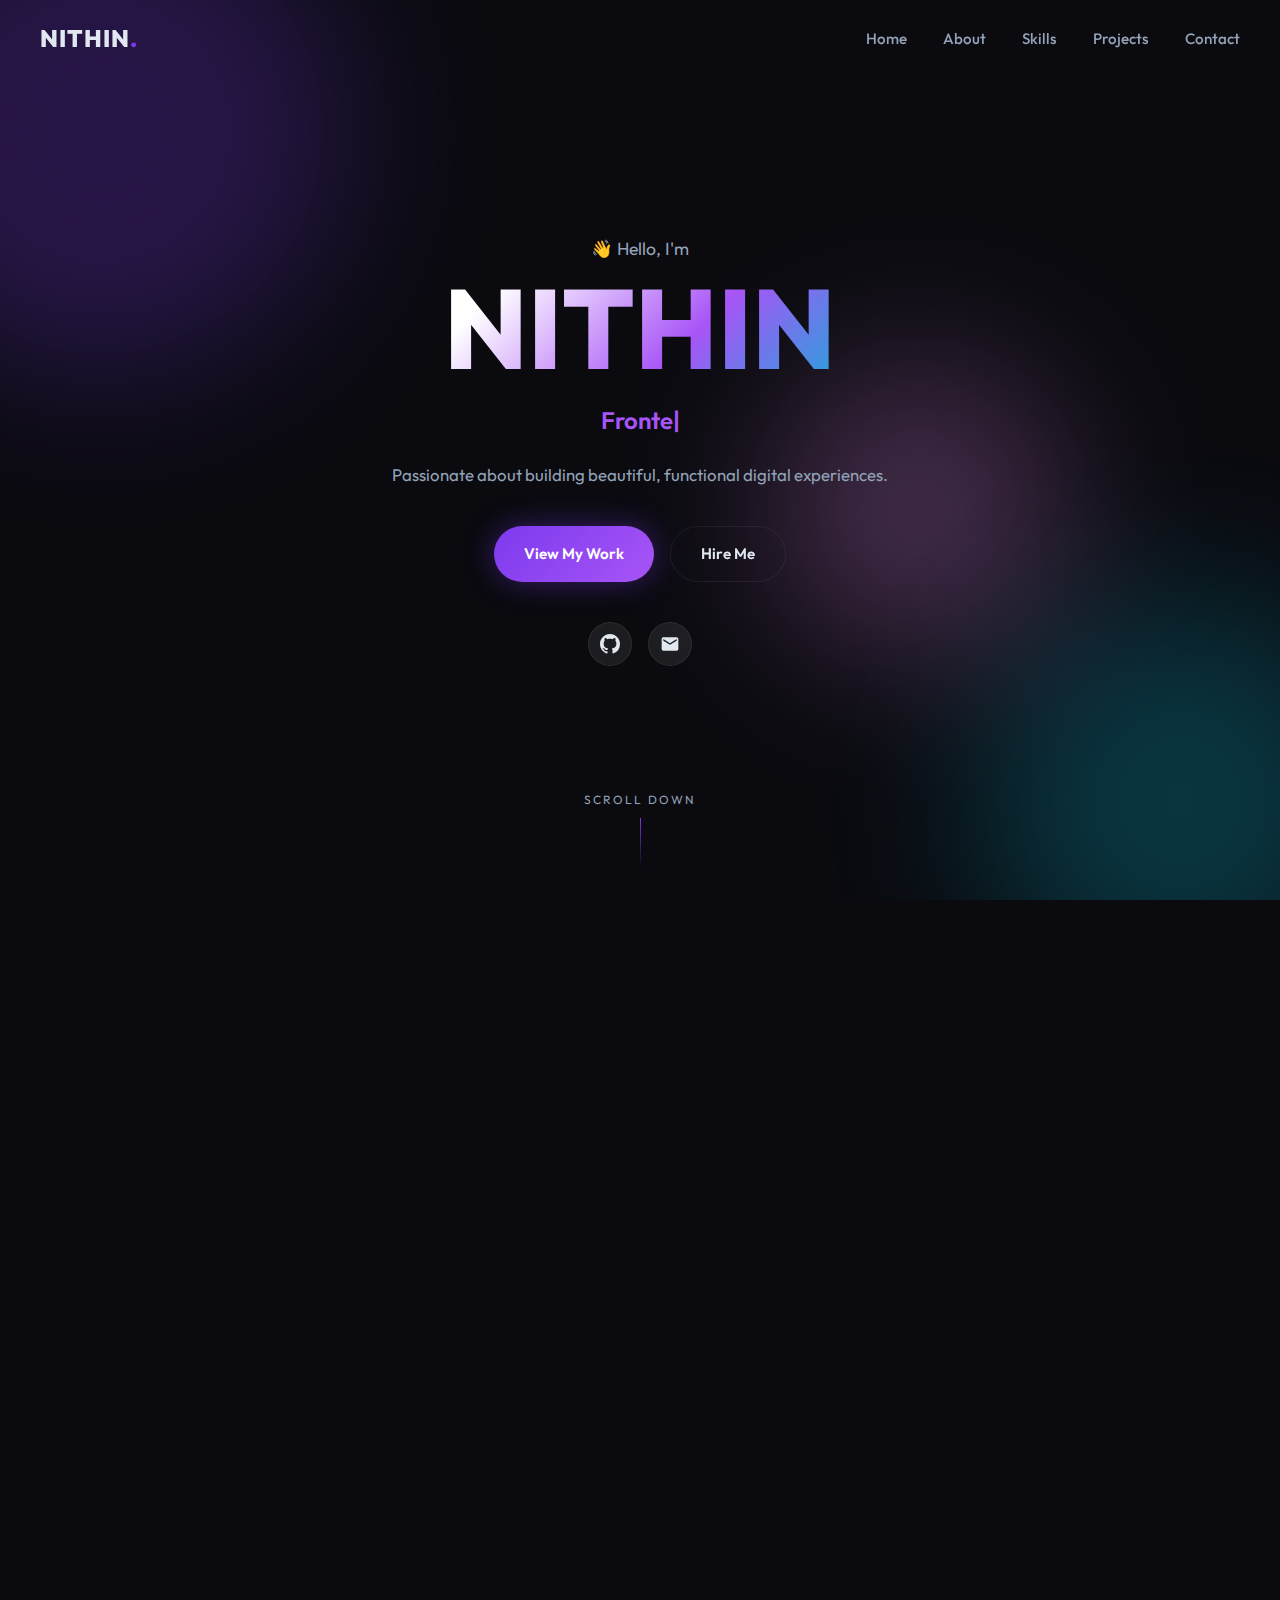
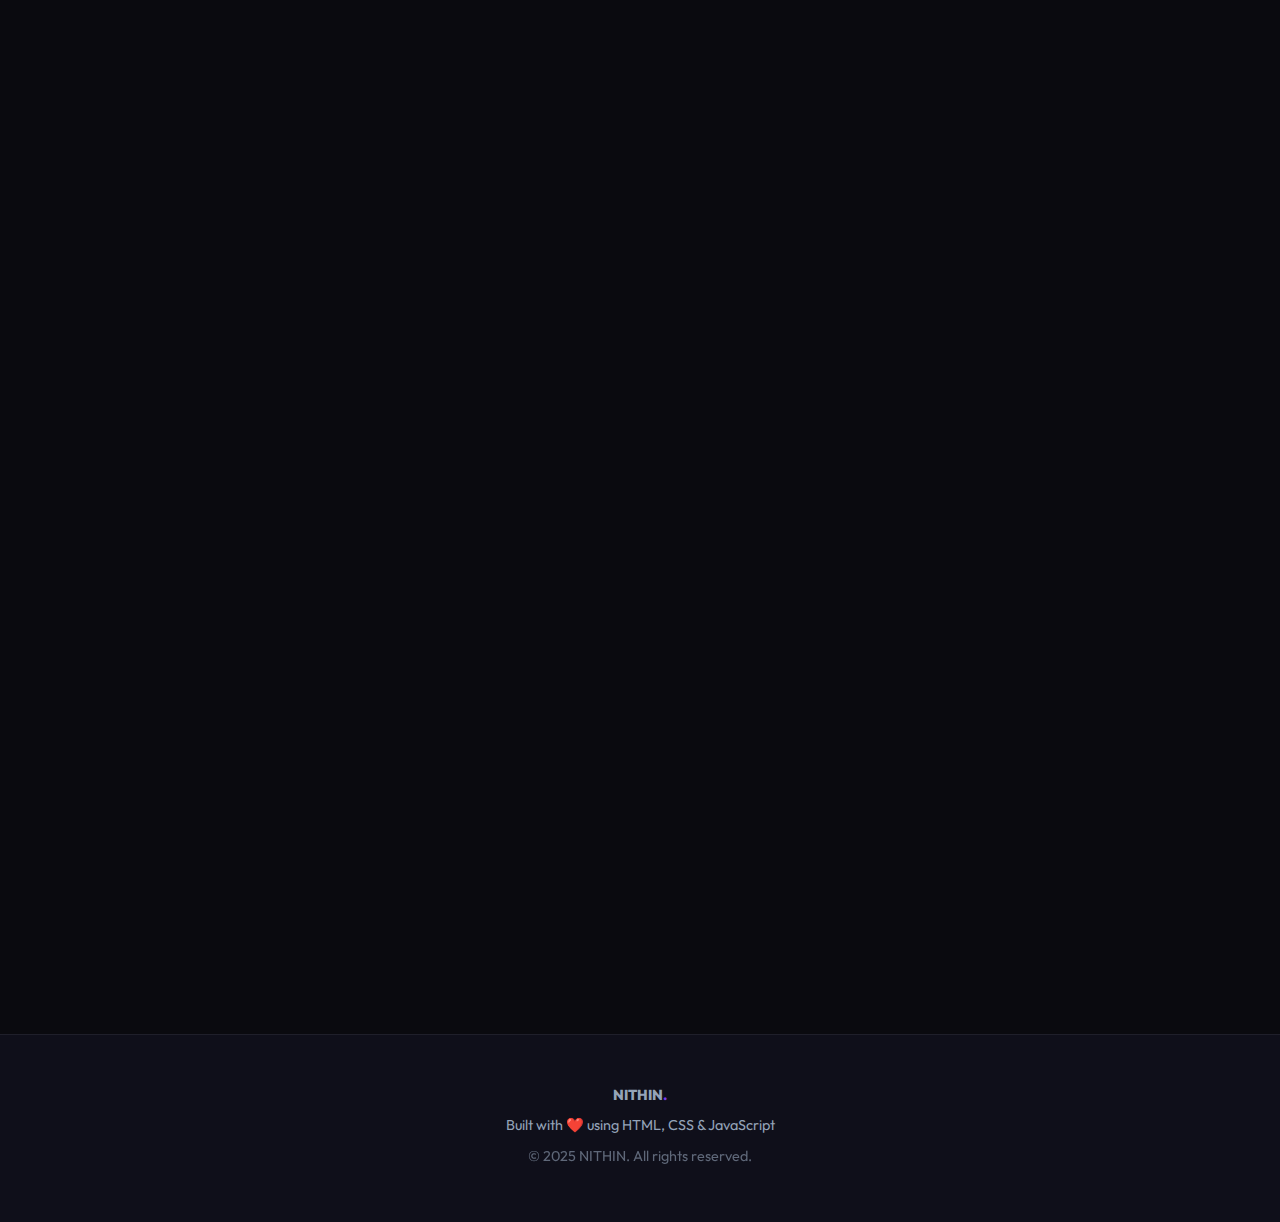
<file: New-proj/index.html>
<!DOCTYPE html>
<html lang="en">

<head>
    <meta charset="UTF-8" />
    <meta name="viewport" content="width=device-width, initial-scale=1.0" />
    <meta name="description" content="NITHIN's personal portfolio — developer, designer, creator." />
    <title>NITHIN | Portfolio</title>
    <link rel="preconnect" href="https://fonts.googleapis.com" />
    <link rel="preconnect" href="https://fonts.gstatic.com" crossorigin />
    <link href="https://fonts.googleapis.com/css2?family=Outfit:wght@300;400;600;700;800&display=swap"
        rel="stylesheet" />
    <link rel="stylesheet" href="style.css" />
</head>

<body>

    <!-- ========== NAVBAR ========== -->
    <nav class="navbar" id="navbar">
        <div class="nav-logo">NITHIN<span>.</span></div>
        <ul class="nav-links" id="navLinks">
            <li><a href="#home">Home</a></li>
            <li><a href="#about">About</a></li>
            <li><a href="#skills">Skills</a></li>
            <li><a href="#projects">Projects</a></li>
            <li><a href="#contact">Contact</a></li>
        </ul>
        <button class="hamburger" id="hamburger" aria-label="Toggle menu">
            <span></span><span></span><span></span>
        </button>
    </nav>

    <!-- ========== HERO ========== -->
    <section class="hero" id="home">
        <div class="hero-bg">
            <div class="blob blob1"></div>
            <div class="blob blob2"></div>
            <div class="blob blob3"></div>
        </div>
        <div class="hero-content">
            <p class="hero-greeting">👋 Hello, I'm</p>
            <h1 class="hero-name">NITHIN</h1>
            <div class="hero-typewriter">
                <span id="typewriter"></span><span class="cursor">|</span>
            </div>
            <p class="hero-desc">
                Passionate about building beautiful, functional digital experiences.
            </p>
            <div class="hero-btns">
                <a href="#projects" class="btn btn-primary">View My Work</a>
                <a href="#contact" class="btn btn-outline">Hire Me</a>
            </div>
            <div class="hero-socials">
                <a href="https://github.com/NITHIN9526" target="_blank" aria-label="GitHub">
                    <svg viewBox="0 0 24 24" fill="currentColor">
                        <path
                            d="M12 0C5.37 0 0 5.37 0 12c0 5.31 3.435 9.795 8.205 11.385.6.105.825-.255.825-.57 0-.285-.015-1.23-.015-2.235-3.015.555-3.795-.735-4.035-1.41-.135-.345-.72-1.41-1.23-1.695-.42-.225-1.02-.78-.015-.795.945-.015 1.62.87 1.845 1.23 1.08 1.815 2.805 1.305 3.495.99.105-.78.42-1.305.765-1.605-2.67-.3-5.46-1.335-5.46-5.925 0-1.305.465-2.385 1.23-3.225-.12-.3-.54-1.53.12-3.18 0 0 1.005-.315 3.3 1.23.96-.27 1.98-.405 3-.405s2.04.135 3 .405c2.295-1.56 3.3-1.23 3.3-1.23.66 1.65.24 2.88.12 3.18.765.84 1.23 1.905 1.23 3.225 0 4.605-2.805 5.625-5.475 5.925.435.375.81 1.095.81 2.22 0 1.605-.015 2.895-.015 3.3 0 .315.225.69.825.57A12.02 12.02 0 0 0 24 12c0-6.63-5.37-12-12-12z" />
                    </svg>
                </a>
                <a href="mailto:nithinu174@gmail.com" aria-label="Email">
                    <svg viewBox="0 0 24 24" fill="currentColor">
                        <path
                            d="M20 4H4c-1.1 0-2 .9-2 2v12c0 1.1.9 2 2 2h16c1.1 0 2-.9 2-2V6c0-1.1-.9-2-2-2zm0 4-8 5-8-5V6l8 5 8-5v2z" />
                    </svg>
                </a>
            </div>
        </div>
        <div class="hero-scroll">
            <span>Scroll Down</span>
            <div class="scroll-line"></div>
        </div>
    </section>

    <!-- ========== ABOUT ========== -->
    <section class="about section" id="about">
        <div class="container">
            <div class="section-tag">About Me</div>
            <h2 class="section-title">Who I Am</h2>
            <div class="about-grid">
                <div class="about-avatar">
                    <div class="avatar-ring">
                        <div class="avatar-inner">N</div>
                    </div>
                    <div class="about-badge">
                        <span>🎓</span> Developer
                    </div>
                </div>
                <div class="about-text">
                    <p>
                        Hi! I'm <strong>Nithin</strong>, a passionate developer who loves
                        turning ideas into real, impactful products. I enjoy crafting clean code
                        and intuitive user interfaces.
                    </p>
                    <p>
                        When I'm not coding, I'm exploring new technologies, contributing to
                        open-source projects, or leveling up my design skills.
                    </p>
                    <div class="about-stats">
                        <div class="stat">
                            <span class="stat-num" data-target="10">0</span>+
                            <span class="stat-label">Projects</span>
                        </div>
                        <div class="stat">
                            <span class="stat-num" data-target="2">0</span>+
                            <span class="stat-label">Years Exp.</span>
                        </div>
                        <div class="stat">
                            <span class="stat-num" data-target="100">0</span>%
                            <span class="stat-label">Dedication</span>
                        </div>
                    </div>
                    <a href="#contact" class="btn btn-primary">Get In Touch</a>
                </div>
            </div>
        </div>
    </section>

    <!-- ========== SKILLS ========== -->
    <section class="skills section" id="skills">
        <div class="container">
            <div class="section-tag">What I Know</div>
            <h2 class="section-title">My Skills</h2>
            <div class="skills-grid">
                <div class="skill-card">
                    <div class="skill-icon">🌐</div>
                    <h3>HTML & CSS</h3>
                    <div class="skill-bar">
                        <div class="skill-fill" data-width="90"></div>
                    </div>
                    <span class="skill-pct">90%</span>
                </div>
                <div class="skill-card">
                    <div class="skill-icon">⚡</div>
                    <h3>JavaScript</h3>
                    <div class="skill-bar">
                        <div class="skill-fill" data-width="80"></div>
                    </div>
                    <span class="skill-pct">80%</span>
                </div>
                <div class="skill-card">
                    <div class="skill-icon">⚛️</div>
                    <h3>React</h3>
                    <div class="skill-bar">
                        <div class="skill-fill" data-width="70"></div>
                    </div>
                    <span class="skill-pct">70%</span>
                </div>
                <div class="skill-card">
                    <div class="skill-icon">🐍</div>
                    <h3>Python</h3>
                    <div class="skill-bar">
                        <div class="skill-fill" data-width="75"></div>
                    </div>
                    <span class="skill-pct">75%</span>
                </div>
                <div class="skill-card">
                    <div class="skill-icon">🗄️</div>
                    <h3>SQL / Databases</h3>
                    <div class="skill-bar">
                        <div class="skill-fill" data-width="65"></div>
                    </div>
                    <span class="skill-pct">65%</span>
                </div>
                <div class="skill-card">
                    <div class="skill-icon">🐙</div>
                    <h3>Git & GitHub</h3>
                    <div class="skill-bar">
                        <div class="skill-fill" data-width="85"></div>
                    </div>
                    <span class="skill-pct">85%</span>
                </div>
            </div>
        </div>
    </section>

    <!-- ========== PROJECTS ========== -->
    <section class="projects section" id="projects">
        <div class="container">
            <div class="section-tag">My Work</div>
            <h2 class="section-title">Projects</h2>
            <div class="projects-grid">

                <div class="project-card">
                    <div class="project-img" style="background: linear-gradient(135deg,#667eea,#764ba2);">
                        <span>🎓</span>
                    </div>
                    <div class="project-body">
                        <h3>Certificate Generator</h3>
                        <p>Bulk certificate generator with Excel upload, custom templates for sports & arts categories.
                        </p>
                        <div class="project-tags">
                            <span>HTML</span><span>CSS</span><span>JavaScript</span>
                        </div>
                        <div class="project-links">
                            <a href="https://github.com/NITHIN9526" target="_blank" class="btn btn-sm">GitHub</a>
                        </div>
                    </div>
                </div>

                <div class="project-card">
                    <div class="project-img" style="background: linear-gradient(135deg,#f093fb,#f5576c);">
                        <span>💼</span>
                    </div>
                    <div class="project-body">
                        <h3>Portfolio Website</h3>
                        <p>A stunning personal portfolio with glassmorphism design, animations, and contact form.</p>
                        <div class="project-tags">
                            <span>HTML</span><span>CSS</span><span>JS</span>
                        </div>
                        <div class="project-links">
                            <a href="https://github.com/NITHIN9526/For-a-test" target="_blank"
                                class="btn btn-sm">GitHub</a>
                        </div>
                    </div>
                </div>

                <div class="project-card">
                    <div class="project-img" style="background: linear-gradient(135deg,#4facfe,#00f2fe);">
                        <span>🚀</span>
                    </div>
                    <div class="project-body">
                        <h3>Coming Soon</h3>
                        <p>Next exciting project in the making. Stay tuned for something awesome!</p>
                        <div class="project-tags">
                            <span>In Progress</span>
                        </div>
                        <div class="project-links">
                            <a href="#contact" class="btn btn-sm">Collaborate?</a>
                        </div>
                    </div>
                </div>

            </div>
        </div>
    </section>

    <!-- ========== CONTACT ========== -->
    <section class="contact section" id="contact">
        <div class="container">
            <div class="section-tag">Let's Talk</div>
            <h2 class="section-title">Contact Me</h2>
            <div class="contact-grid">
                <!-- Info Cards -->
                <div class="contact-info">
                    <div class="info-card">
                        <div class="info-icon">📧</div>
                        <div>
                            <h4>Email</h4>
                            <a href="mailto:nithinu174@gmail.com">nithinu174@gmail.com</a>
                        </div>
                    </div>
                    <div class="info-card">
                        <div class="info-icon">🐙</div>
                        <div>
                            <h4>GitHub</h4>
                            <a href="https://github.com/NITHIN9526" target="_blank">github.com/NITHIN9526</a>
                        </div>
                    </div>
                    <div class="info-card">
                        <div class="info-icon">📍</div>
                        <div>
                            <h4>Location</h4>
                            <span>India</span>
                        </div>
                    </div>
                    <div class="info-card">
                        <div class="info-icon">⏰</div>
                        <div>
                            <h4>Availability</h4>
                            <span>Open to Opportunities</span>
                        </div>
                    </div>
                </div>

                <!-- Contact Form — powered by Google Forms -->
                <!-- Hidden iframe captures Google Form redirect without leaving your page -->
                <iframe name="hidden_iframe" id="hidden_iframe" style="display:none;"></iframe>

                <form class="contact-form" id="contactForm"
                    action="https://docs.google.com/forms/u/0/d/e/1FAIpQLSed_jOq2ihU80AaNIQE10t82kmyb6s82Ghkfr-3FR1OmtBb5A/formResponse"
                    method="POST" target="hidden_iframe">

                    <div class="form-group">
                        <label for="name">Your Name</label>
                        <input type="text" id="name" name="entry.1873736736" placeholder="John Doe" required />
                    </div>
                    <div class="form-group">
                        <label for="email">Your Email</label>
                        <input type="email" id="email" name="entry.824716757" placeholder="john@example.com" required />
                    </div>
                    <div class="form-group">
                        <label for="subject">Subject</label>
                        <input type="text" id="subject" name="entry.1402763309" placeholder="Project Collaboration" />
                    </div>
                    <div class="form-group">
                        <label for="message">Message</label>
                        <textarea id="message" name="entry.181032171" rows="5"
                            placeholder="Tell me about your project..." required></textarea>
                    </div>
                    <button type="submit" class="btn btn-primary btn-full" id="submitBtn">
                        <span>Send Message 🚀</span>
                    </button>
                    <div class="form-status" id="formStatus"></div>
                </form>
            </div>
        </div>
    </section>

    <!-- ========== FOOTER ========== -->
    <footer class="footer">
        <div class="container">
            <div class="footer-content">
                <p class="footer-logo">NITHIN<span>.</span></p>
                <p>Built with ❤️ using HTML, CSS & JavaScript</p>
                <p class="footer-copy">© 2025 NITHIN. All rights reserved.</p>
            </div>
        </div>
    </footer>

    <!-- Back to top -->
    <button class="back-top" id="backTop" aria-label="Back to top">↑</button>

    <script src="script.js"></script>
</body>

</html>
</file>
<file: New-proj/style.css>
/* ========== RESET & BASE ========== */
*,
*::before,
*::after {
    box-sizing: border-box;
    margin: 0;
    padding: 0;
}

:root {
    --bg: #0a0a0f;
    --bg2: #0f0f1a;
    --bg3: #13131f;
    --accent: #7c3aed;
    --accent2: #a855f7;
    --accent3: #06b6d4;
    --text: #e2e8f0;
    --text-muted: #94a3b8;
    --glass: rgba(255, 255, 255, 0.04);
    --glass-b: rgba(255, 255, 255, 0.08);
    --border: rgba(255, 255, 255, 0.07);
    --shadow: 0 25px 50px rgba(0, 0, 0, .5);
    --radius: 16px;
    --transition: .3s ease;
}

html {
    scroll-behavior: smooth;
}

body {
    font-family: 'Outfit', sans-serif;
    background: var(--bg);
    color: var(--text);
    line-height: 1.7;
    overflow-x: hidden;
}

a {
    text-decoration: none;
    color: inherit;
}

/* ========== SCROLLBAR ========== */
::-webkit-scrollbar {
    width: 6px;
}

::-webkit-scrollbar-track {
    background: var(--bg);
}

::-webkit-scrollbar-thumb {
    background: var(--accent);
    border-radius: 3px;
}

/* ========== UTILITIES ========== */
.container {
    max-width: 1100px;
    margin: 0 auto;
    padding: 0 24px;
}

.section {
    padding: 100px 0;
}

.section-tag {
    display: inline-block;
    background: linear-gradient(135deg, var(--accent), var(--accent3));
    -webkit-background-clip: text;
    -webkit-text-fill-color: transparent;
    font-size: .85rem;
    font-weight: 700;
    letter-spacing: 3px;
    text-transform: uppercase;
    margin-bottom: 12px;
}

.section-title {
    font-size: clamp(2rem, 4vw, 3rem);
    font-weight: 800;
    margin-bottom: 60px;
    background: linear-gradient(135deg, #fff 40%, var(--text-muted));
    -webkit-background-clip: text;
    -webkit-text-fill-color: transparent;
}

/* ========== BUTTONS ========== */
.btn {
    display: inline-flex;
    align-items: center;
    gap: 8px;
    padding: 14px 30px;
    border-radius: 50px;
    font-family: 'Outfit', sans-serif;
    font-size: .95rem;
    font-weight: 600;
    cursor: pointer;
    border: none;
    transition: var(--transition);
}

.btn-primary {
    background: linear-gradient(135deg, var(--accent), var(--accent2));
    color: #fff;
    box-shadow: 0 0 30px rgba(124, 58, 237, .4);
}

.btn-primary:hover {
    transform: translateY(-3px);
    box-shadow: 0 0 50px rgba(124, 58, 237, .6);
}

.btn-outline {
    background: transparent;
    color: var(--text);
    border: 1.5px solid var(--border);
    backdrop-filter: blur(10px);
}

.btn-outline:hover {
    border-color: var(--accent);
    color: var(--accent);
    transform: translateY(-3px);
}

.btn-sm {
    padding: 8px 18px;
    font-size: .82rem;
    border-radius: 50px;
    background: var(--glass-b);
    border: 1px solid var(--border);
}

.btn-sm:hover {
    background: var(--accent);
    transform: translateY(-2px);
}

.btn-full {
    width: 100%;
    justify-content: center;
}

/* ========== NAVBAR ========== */
.navbar {
    position: fixed;
    top: 0;
    left: 0;
    right: 0;
    z-index: 1000;
    display: flex;
    align-items: center;
    justify-content: space-between;
    padding: 18px 40px;
    transition: background .4s, backdrop-filter .4s, box-shadow .4s;
}

.navbar.scrolled {
    background: rgba(10, 10, 15, .85);
    backdrop-filter: blur(20px);
    box-shadow: 0 1px 0 var(--border);
}

.nav-logo {
    font-size: 1.5rem;
    font-weight: 800;
    letter-spacing: 1px;
}

.nav-logo span {
    color: var(--accent);
}

.nav-links {
    display: flex;
    list-style: none;
    gap: 36px;
}

.nav-links a {
    font-size: .95rem;
    font-weight: 500;
    color: var(--text-muted);
    position: relative;
    transition: color .3s;
}

.nav-links a::after {
    content: '';
    position: absolute;
    bottom: -4px;
    left: 0;
    width: 0;
    height: 2px;
    background: linear-gradient(90deg, var(--accent), var(--accent3));
    transition: width .3s;
}

.nav-links a:hover {
    color: var(--text);
}

.nav-links a:hover::after {
    width: 100%;
}

.hamburger {
    display: none;
    flex-direction: column;
    gap: 5px;
    cursor: pointer;
    background: none;
    border: none;
    padding: 4px;
}

.hamburger span {
    display: block;
    width: 24px;
    height: 2px;
    background: var(--text);
    border-radius: 2px;
    transition: .3s;
}

/* ========== HERO ========== */
.hero {
    position: relative;
    min-height: 100vh;
    display: flex;
    align-items: center;
    justify-content: center;
    overflow: hidden;
}

.hero-bg {
    position: absolute;
    inset: 0;
    pointer-events: none;
}

.blob {
    position: absolute;
    border-radius: 50%;
    filter: blur(80px);
    opacity: .25;
    animation: blobFloat 8s ease-in-out infinite;
}

.blob1 {
    width: 500px;
    height: 500px;
    background: var(--accent);
    top: -120px;
    left: -150px;
    animation-delay: 0s;
}

.blob2 {
    width: 400px;
    height: 400px;
    background: var(--accent3);
    bottom: -100px;
    right: -100px;
    animation-delay: -3s;
}

.blob3 {
    width: 300px;
    height: 300px;
    background: #f093fb;
    top: 40%;
    left: 60%;
    animation-delay: -5s;
}

@keyframes blobFloat {

    0%,
    100% {
        transform: translateY(0) scale(1);
    }

    50% {
        transform: translateY(-30px) scale(1.05);
    }
}

.hero-content {
    position: relative;
    z-index: 1;
    text-align: center;
    max-width: 700px;
    padding: 24px;
}

.hero-greeting {
    font-size: 1.1rem;
    color: var(--text-muted);
    margin-bottom: 8px;
}

.hero-name {
    font-size: clamp(3.5rem, 10vw, 7rem);
    font-weight: 800;
    line-height: 1;
    background: linear-gradient(135deg, #fff 20%, var(--accent2) 60%, var(--accent3));
    -webkit-background-clip: text;
    -webkit-text-fill-color: transparent;
    margin-bottom: 16px;
}

.hero-typewriter {
    font-size: clamp(1.1rem, 2.5vw, 1.5rem);
    font-weight: 600;
    color: var(--accent2);
    min-height: 2rem;
    margin-bottom: 20px;
}

.cursor {
    animation: blink 1s infinite;
}

@keyframes blink {

    0%,
    100% {
        opacity: 1;
    }

    50% {
        opacity: 0;
    }
}

.hero-desc {
    color: var(--text-muted);
    font-size: 1.05rem;
    margin-bottom: 36px;
    max-width: 500px;
    margin-left: auto;
    margin-right: auto;
}

.hero-btns {
    display: flex;
    gap: 16px;
    justify-content: center;
    flex-wrap: wrap;
    margin-bottom: 40px;
}

.hero-socials {
    display: flex;
    gap: 16px;
    justify-content: center;
}

.hero-socials a {
    width: 44px;
    height: 44px;
    border-radius: 50%;
    background: var(--glass-b);
    border: 1px solid var(--border);
    display: flex;
    align-items: center;
    justify-content: center;
    transition: var(--transition);
}

.hero-socials a svg {
    width: 20px;
    height: 20px;
}

.hero-socials a:hover {
    background: var(--accent);
    transform: translateY(-3px);
}

.hero-scroll {
    position: absolute;
    bottom: 32px;
    left: 50%;
    transform: translateX(-50%);
    display: flex;
    flex-direction: column;
    align-items: center;
    gap: 8px;
    font-size: .75rem;
    letter-spacing: 2px;
    text-transform: uppercase;
    color: var(--text-muted);
}

.scroll-line {
    width: 1px;
    height: 50px;
    background: linear-gradient(to bottom, var(--accent), transparent);
    animation: scrollLine 2s ease-in-out infinite;
}

@keyframes scrollLine {
    0% {
        opacity: 1;
        transform: scaleY(1) translateY(0);
    }

    100% {
        opacity: 0;
        transform: scaleY(.5) translateY(10px);
    }
}

/* ========== ABOUT ========== */
.about {
    background: var(--bg2);
}

.about-grid {
    display: grid;
    grid-template-columns: 1fr 2fr;
    gap: 60px;
    align-items: center;
}

.about-avatar {
    display: flex;
    flex-direction: column;
    align-items: center;
    gap: 20px;
}

.avatar-ring {
    width: 200px;
    height: 200px;
    border-radius: 50%;
    padding: 4px;
    background: linear-gradient(135deg, var(--accent), var(--accent3));
    position: relative;
}

.avatar-inner {
    width: 100%;
    height: 100%;
    border-radius: 50%;
    background: var(--bg3);
    display: flex;
    align-items: center;
    justify-content: center;
    font-size: 4rem;
    font-weight: 800;
    color: var(--accent2);
}

.about-badge {
    display: inline-flex;
    align-items: center;
    gap: 6px;
    background: var(--glass);
    border: 1px solid var(--border);
    backdrop-filter: blur(10px);
    padding: 8px 18px;
    border-radius: 50px;
    font-size: .85rem;
    font-weight: 600;
}

.about-text p {
    color: var(--text-muted);
    margin-bottom: 16px;
    font-size: 1.05rem;
}

.about-text strong {
    color: var(--text);
}

.about-stats {
    display: flex;
    gap: 40px;
    margin: 30px 0;
}

.stat {
    text-align: center;
}

.stat-num {
    font-size: 2.2rem;
    font-weight: 800;
    background: linear-gradient(135deg, var(--accent), var(--accent3));
    -webkit-background-clip: text;
    -webkit-text-fill-color: transparent;
}

.stat-label {
    display: block;
    font-size: .82rem;
    color: var(--text-muted);
    letter-spacing: 1px;
}

/* ========== SKILLS ========== */
.skills-grid {
    display: grid;
    grid-template-columns: repeat(auto-fill, minmax(280px, 1fr));
    gap: 24px;
}

.skill-card {
    background: var(--glass);
    border: 1px solid var(--border);
    backdrop-filter: blur(12px);
    border-radius: var(--radius);
    padding: 28px;
    transition: var(--transition);
}

.skill-card:hover {
    border-color: var(--accent);
    transform: translateY(-4px);
    box-shadow: 0 0 30px rgba(124, 58, 237, .2);
}

.skill-icon {
    font-size: 2rem;
    margin-bottom: 12px;
}

.skill-card h3 {
    font-size: 1rem;
    font-weight: 600;
    margin-bottom: 14px;
}

.skill-bar {
    height: 6px;
    background: var(--glass-b);
    border-radius: 3px;
    overflow: hidden;
    margin-bottom: 6px;
}

.skill-fill {
    height: 100%;
    width: 0%;
    border-radius: 3px;
    background: linear-gradient(90deg, var(--accent), var(--accent3));
    transition: width 1.2s ease;
}

.skill-pct {
    font-size: .8rem;
    color: var(--text-muted);
}

/* ========== PROJECTS ========== */
.projects {
    background: var(--bg2);
}

.projects-grid {
    display: grid;
    grid-template-columns: repeat(auto-fill, minmax(300px, 1fr));
    gap: 28px;
}

.project-card {
    background: var(--bg3);
    border: 1px solid var(--border);
    border-radius: var(--radius);
    overflow: hidden;
    transition: var(--transition);
}

.project-card:hover {
    border-color: var(--accent);
    transform: translateY(-6px);
    box-shadow: 0 20px 60px rgba(0, 0, 0, .4);
}

.project-img {
    height: 160px;
    display: flex;
    align-items: center;
    justify-content: center;
    font-size: 3.5rem;
}

.project-body {
    padding: 24px;
}

.project-body h3 {
    font-size: 1.15rem;
    font-weight: 700;
    margin-bottom: 10px;
}

.project-body p {
    font-size: .9rem;
    color: var(--text-muted);
    margin-bottom: 16px;
}

.project-tags {
    display: flex;
    flex-wrap: wrap;
    gap: 8px;
    margin-bottom: 16px;
}

.project-tags span {
    font-size: .75rem;
    padding: 4px 12px;
    border-radius: 50px;
    background: var(--glass-b);
    border: 1px solid var(--border);
    color: var(--accent2);
}

.project-links {
    display: flex;
    gap: 10px;
}

/* ========== CONTACT ========== */
.contact-grid {
    display: grid;
    grid-template-columns: 1fr 1.5fr;
    gap: 50px;
    align-items: start;
}

.contact-info {
    display: flex;
    flex-direction: column;
    gap: 16px;
}

.info-card {
    display: flex;
    align-items: center;
    gap: 16px;
    background: var(--glass);
    border: 1px solid var(--border);
    backdrop-filter: blur(10px);
    border-radius: var(--radius);
    padding: 20px 24px;
    transition: var(--transition);
}

.info-card:hover {
    border-color: var(--accent);
    transform: translateX(4px);
}

.info-icon {
    font-size: 1.8rem;
    flex-shrink: 0;
}

.info-card h4 {
    font-size: .85rem;
    color: var(--text-muted);
    margin-bottom: 2px;
}

.info-card a,
.info-card span {
    font-size: .95rem;
    font-weight: 500;
    color: var(--text);
    transition: color .3s;
}

.info-card a:hover {
    color: var(--accent2);
}

/* FORM */
.contact-form {
    background: var(--glass);
    border: 1px solid var(--border);
    backdrop-filter: blur(12px);
    border-radius: var(--radius);
    padding: 40px;
}

.form-group {
    margin-bottom: 20px;
}

.form-group label {
    display: block;
    font-size: .85rem;
    font-weight: 600;
    margin-bottom: 8px;
    color: var(--text-muted);
}

.form-group input,
.form-group textarea {
    width: 100%;
    background: rgba(255, 255, 255, .04);
    border: 1.5px solid var(--border);
    border-radius: 10px;
    padding: 14px 18px;
    font-family: 'Outfit', sans-serif;
    font-size: .95rem;
    color: var(--text);
    transition: border-color .3s, box-shadow .3s;
    resize: none;
}

.form-group input:focus,
.form-group textarea:focus {
    outline: none;
    border-color: var(--accent);
    box-shadow: 0 0 0 3px rgba(124, 58, 237, .15);
}

.form-group input::placeholder,
.form-group textarea::placeholder {
    color: #475569;
}

.form-status {
    margin-top: 14px;
    font-size: .9rem;
    font-weight: 600;
    text-align: center;
}

.form-status.success {
    color: #4ade80;
}

.form-status.error {
    color: #f87171;
}

/* ========== FOOTER ========== */
.footer {
    background: var(--bg2);
    border-top: 1px solid var(--border);
    padding: 48px 0;
}

.footer-content {
    text-align: center;
}

.footer-logo {
    font-size: 1.8rem;
    font-weight: 800;
    margin-bottom: 8px;
}

.footer-logo span {
    color: var(--accent);
}

.footer p {
    color: var(--text-muted);
    font-size: .9rem;
    margin-bottom: 6px;
}

.footer-copy {
    font-size: .8rem;
    opacity: .6;
}

/* ========== BACK TO TOP ========== */
.back-top {
    position: fixed;
    bottom: 32px;
    right: 32px;
    z-index: 999;
    width: 44px;
    height: 44px;
    border-radius: 50%;
    background: linear-gradient(135deg, var(--accent), var(--accent2));
    color: #fff;
    font-size: 1.1rem;
    font-weight: 700;
    border: none;
    cursor: pointer;
    box-shadow: 0 0 20px rgba(124, 58, 237, .5);
    opacity: 0;
    transform: translateY(20px);
    transition: var(--transition);
}

.back-top.visible {
    opacity: 1;
    transform: translateY(0);
}

.back-top:hover {
    transform: translateY(-4px) scale(1.05);
}

/* ========== SCROLL REVEAL ========== */
.reveal {
    opacity: 0;
    transform: translateY(40px);
    transition: .7s ease;
}

.reveal.visible {
    opacity: 1;
    transform: translateY(0);
}

/* ========== RESPONSIVE ========== */
@media (max-width: 768px) {
    .nav-links {
        display: none;
        flex-direction: column;
        position: fixed;
        top: 0;
        right: -100%;
        width: 260px;
        height: 100vh;
        background: rgba(15, 15, 26, .98);
        backdrop-filter: blur(20px);
        padding: 90px 32px 32px;
        gap: 24px;
        transition: right .4s ease;
        border-left: 1px solid var(--border);
    }

    .nav-links.open {
        display: flex;
        right: 0;
    }

    .hamburger {
        display: flex;
    }

    .about-grid {
        grid-template-columns: 1fr;
        text-align: center;
    }

    .about-stats {
        justify-content: center;
    }

    .contact-grid {
        grid-template-columns: 1fr;
    }

    .navbar {
        padding: 16px 24px;
    }
}

@media (max-width: 480px) {
    .hero-btns {
        flex-direction: column;
        align-items: center;
    }

    .contact-form {
        padding: 28px 20px;
    }
}

/* ========== SUCCESS MODAL ========== */
.modal-overlay {
    position: fixed;
    inset: 0;
    z-index: 9999;
    background: rgba(0, 0, 0, 0.75);
    backdrop-filter: blur(8px);
    display: flex;
    align-items: center;
    justify-content: center;
    opacity: 0;
    pointer-events: none;
    transition: opacity 0.4s ease;
}

.modal-overlay.active {
    opacity: 1;
    pointer-events: all;
}

.modal-box {
    background: var(--bg3);
    border: 1px solid var(--border);
    border-radius: 24px;
    padding: 48px 40px;
    max-width: 420px;
    width: 90%;
    text-align: center;
    box-shadow: 0 40px 80px rgba(0, 0, 0, 0.6), 0 0 0 1px rgba(124, 58, 237, 0.2);
    transform: scale(0.85) translateY(20px);
    transition: transform 0.4s cubic-bezier(0.34, 1.56, 0.64, 1);
}

.modal-overlay.active .modal-box {
    transform: scale(1) translateY(0);
}

.modal-icon {
    width: 80px;
    height: 80px;
    margin: 0 auto 24px;
}

.modal-icon svg {
    width: 100%;
    height: 100%;
}

/* Animate the circle stroke drawing */
.modal-circle {
    stroke-dasharray: 157;
    stroke-dashoffset: 157;
    transition: stroke-dashoffset 0.6s ease 0.2s;
}

.modal-overlay.active .modal-circle {
    stroke-dashoffset: 0;
}

/* Animate the checkmark drawing */
.modal-check {
    stroke-dasharray: 50;
    stroke-dashoffset: 50;
    transition: stroke-dashoffset 0.5s ease 0.7s;
}

.modal-overlay.active .modal-check {
    stroke-dashoffset: 0;
}

.modal-title {
    font-size: 1.6rem;
    font-weight: 800;
    margin-bottom: 12px;
    background: linear-gradient(135deg, #fff, var(--accent2));
    -webkit-background-clip: text;
    -webkit-text-fill-color: transparent;
}

.modal-msg {
    color: var(--text-muted);
    font-size: 1rem;
    margin-bottom: 32px;
    line-height: 1.6;
}

.modal-close {
    min-width: 160px;
}
</file>
